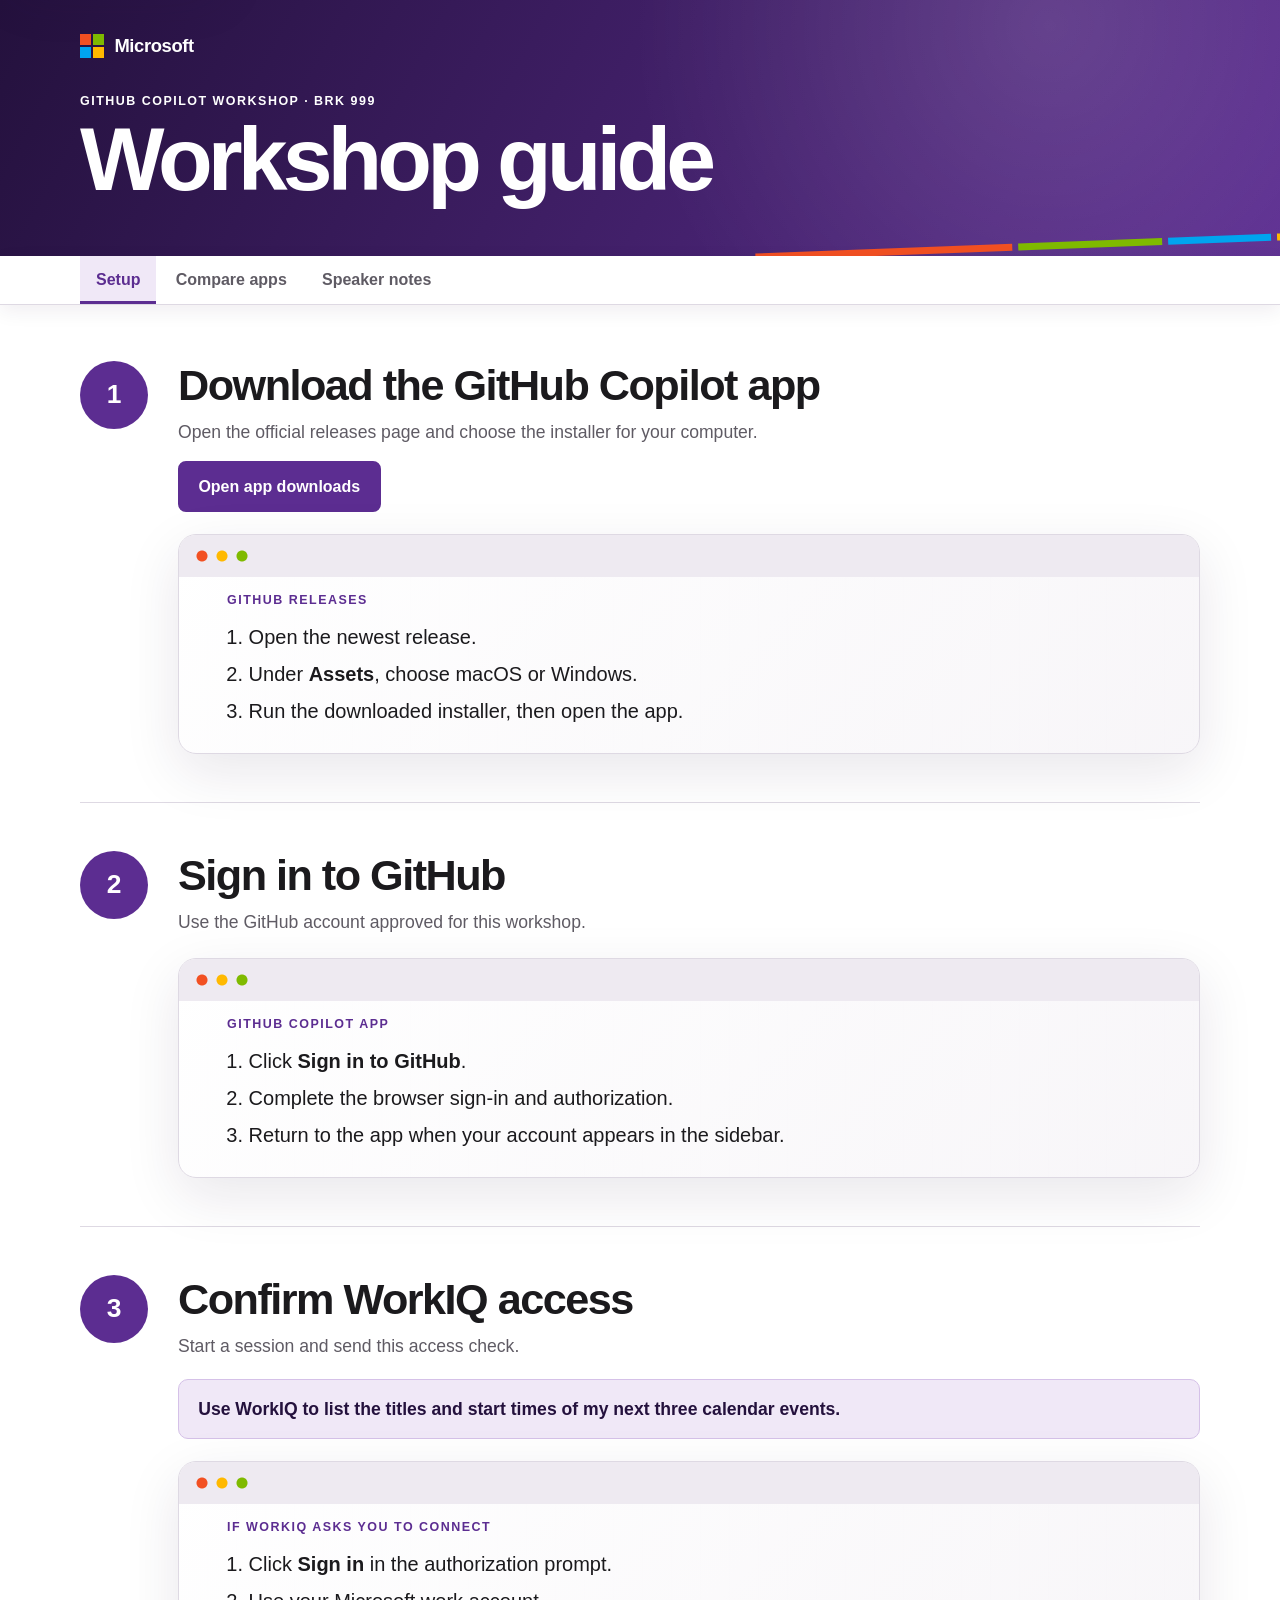
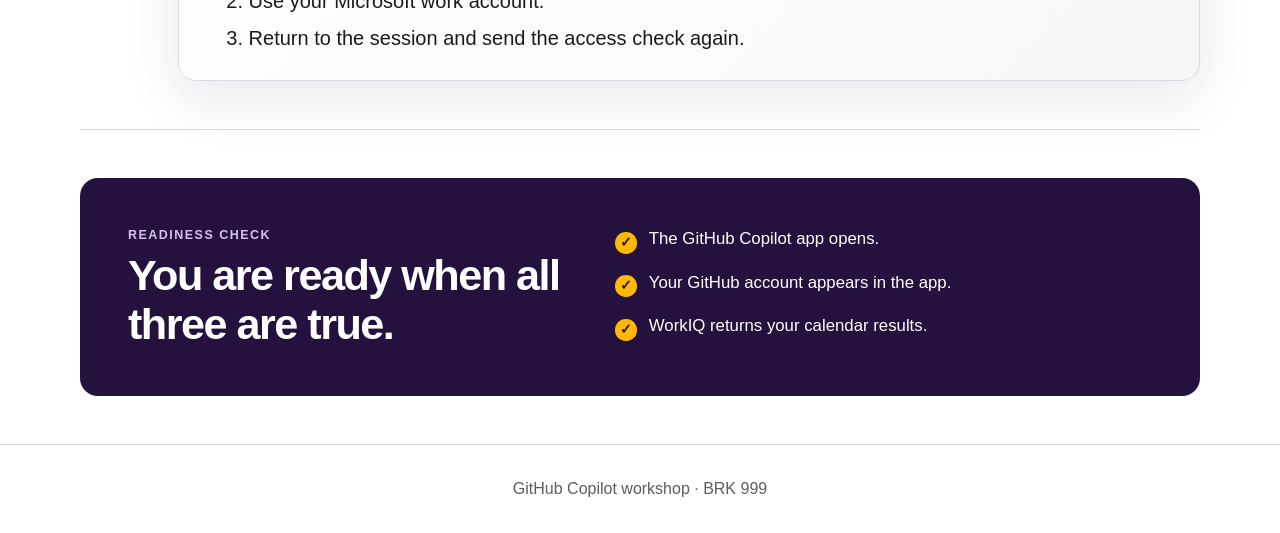
<file: docs/index.html>
<!DOCTYPE html>
<html lang="en">
  <head>
    <meta charset="utf-8">
    <meta name="viewport" content="width=device-width, initial-scale=1">
    <meta name="description" content="Setup guide, speaker notes, and app comparison for the BRK 999 GitHub Copilot workshop.">
    <title>BRK 999 workshop | GitHub Copilot</title>
    <link rel="icon" href="assets/images/favicon.svg" type="image/svg+xml">
    <link rel="stylesheet" href="assets/styles.css">
  </head>
  <body>
    <a class="skip-link" href="#main-content">Skip to workshop content</a>

    <header class="site-header">
      <div class="header-inner">
        <div class="brand-lockup" role="img" aria-label="Microsoft">
          <span class="microsoft-mark" aria-hidden="true">
            <span></span><span></span><span></span><span></span>
          </span>
          <span class="microsoft-wordmark">Microsoft</span>
        </div>
        <p class="workshop-label">GitHub Copilot workshop · BRK 999</p>
        <h1>Workshop guide</h1>
      </div>
      <div class="color-ribbon" aria-hidden="true">
        <span></span><span></span><span></span><span></span>
      </div>
    </header>

    <nav class="tabs-shell" aria-label="Workshop views">
      <div class="workshop-tabs" aria-label="Workshop views">
        <a class="tab" id="tab-setup" href="#setup">Setup</a>
        <a class="tab" id="tab-compare-apps" href="#compare-apps">Compare apps</a>
        <a class="tab" id="tab-speaker-notes" href="#speaker-notes">Speaker notes</a>
      </div>
    </nav>

    <main id="main-content">
      <section class="tab-panel" id="setup">
        <ol class="setup-flow" aria-label="Workshop setup steps">
          <li class="setup-step" id="download">
            <div class="step-number" aria-hidden="true">1</div>
            <div class="step-content">
              <h2>Download the GitHub Copilot app</h2>
              <p>Open the official releases page and choose the installer for your computer.</p>
              <div class="action-row">
                <a class="button" href="https://github.com/features/copilot">Open app downloads</a>
              </div>
              <div class="screen-callout">
                <p class="screen-title">GitHub releases</p>
                <ol class="click-path">
                  <li>Open the newest release.</li>
                  <li>Under <strong>Assets</strong>, choose macOS or Windows.</li>
                  <li>Run the downloaded installer, then open the app.</li>
                </ol>
              </div>
            </div>
          </li>

          <li class="setup-step" id="sign-in">
            <div class="step-number" aria-hidden="true">2</div>
            <div class="step-content">
              <h2>Sign in to GitHub</h2>
              <p>Use the GitHub account approved for this workshop.</p>
              <div class="screen-callout">
                <p class="screen-title">GitHub Copilot app</p>
                <ol class="click-path">
                  <li>Click <strong>Sign in to GitHub</strong>.</li>
                  <li>Complete the browser sign-in and authorization.</li>
                  <li>Return to the app when your account appears in the sidebar.</li>
                </ol>
              </div>
            </div>
          </li>

          <li class="setup-step" id="confirm-workiq">
            <div class="step-number" aria-hidden="true">3</div>
            <div class="step-content">
              <h2>Confirm WorkIQ access</h2>
              <p>Start a session and send this access check.</p>
              <div class="prompt-block">
                <p>Use WorkIQ to list the titles and start times of my next three calendar events.</p>
              </div>
              <div class="screen-callout">
                <p class="screen-title">If WorkIQ asks you to connect</p>
                <ol class="click-path">
                  <li>Click <strong>Sign in</strong> in the authorization prompt.</li>
                  <li>Use your Microsoft work account.</li>
                  <li>Return to the session and send the access check again.</li>
                </ol>
              </div>
            </div>
          </li>
        </ol>

        <section class="readiness" id="ready" aria-labelledby="ready-title">
          <div>
            <p class="section-kicker">Readiness check</p>
            <h2 id="ready-title">You are ready when all three are true.</h2>
          </div>
          <ul class="ready-list">
            <li>The GitHub Copilot app opens.</li>
            <li>Your GitHub account appears in the app.</li>
            <li>WorkIQ returns your calendar results.</li>
          </ul>
        </section>
      </section>

      <section class="tab-panel speaker-notes-panel" id="speaker-notes">
        <div class="panel-heading">
          <p class="section-kicker">Elijah's presenter runbook</p>
          <h2>Build the BRK 999 message and workflow tracker, step by step.</h2>
          <p>Follow this sequence live. Elijah uses the BRK 999 group chat as the facilitator example; participants use their own chat.</p>
        </div>

        <ol class="notes-flow">
          <li class="notes-step" id="notes-scenario">
            <div class="notes-number" aria-hidden="true">1</div>
            <div class="notes-body">
              <p class="timing"><strong>Timing:</strong> 3 minutes</p>
              <h3>Introduce the scenario</h3>
              <h4>Demo actions</h4>
              <p>Explain that BRK 999 work is scattered across Teams messages and files. Use two examples: Elijah needs to update the slide deck, and Ashley has added comments to the script document. The goal is a workflow tracker that shows the item, owner, status, location, and next action.</p>
              <h4>Handoff</h4>
              <p>“Let’s start the prepared tracker now so it can build while we get everyone connected.”</p>
              <h4>Fallback</h4>
              <p>If the live files are unavailable, use the slide deck and commented script examples shown here.</p>
            </div>
          </li>

          <li class="notes-step" id="notes-tracker">
            <div class="notes-number" aria-hidden="true">2</div>
            <div class="notes-body">
              <p class="timing"><strong>Timing:</strong> 3 minutes</p>
              <h3>Start the workflow tracker in the background</h3>
              <h4>Demo actions</h4>
              <p>Elijah opens the prepared BRK 999 Project and starts a focused session. Send the prompt below and leave the session running in the background. Continue speaking instead of waiting for the canvas to finish. Participants watch this facilitator step and will use their own permitted context after setup.</p>
              <h4>Suggested prompt</h4>
              <div class="prompt-inline">
                <p>Create a <strong>user-scoped Copilot canvas extension</strong> named <strong>BRK 999 2.0</strong>.</p>
                <p>Use these columns only: <strong>Work item, Owner, Status, Next action, Last updated</strong>. Do not include location, source, summary, framework, or decisions fields.</p>
                <p><strong>Requirements:</strong></p>
                <ul>
                  <li>Add editable controls for every field.</li>
                  <li>Support statuses: Not started, In progress, Blocked, Done, Needs confirmation.</li>
                  <li>Include <strong>Add work item</strong>, remove-row controls, autosave, and an explicit <strong>Save changes</strong> button.</li>
                  <li>Make Next action an auto-growing multiline textarea that never clips text or creates giant rows.</li>
                  <li>Keep desktop rows compact and provide a responsive card layout for narrow screens.</li>
                  <li>Store all tracker data in one shared user-level JSON file so owners and edits remain consistent across chats, reloads, and new canvas instances.</li>
                  <li>Use atomic file writes and validate malformed input.</li>
                  <li>Seed these owners: Elijah for GitHub Pages, BRK 999 script, and Workshop canvas; Ashley for Workshop artifacts and Teams research.</li>
                  <li>Prevent stale iframe issues by reloading the extension and reopening the active canvas instance after changes.</li>
                  <li>Add focused Bun tests for persistence, migration, server endpoints, registration, responsive sizing, save behavior, and injection protection.</li>
                  <li>Reload the extension and verify live that all owners appear, rows remain compact, Next action text is not clipped, and no console errors occur.</li>
                </ul>
              </div>
              <h4>Handoff</h4>
              <p>“The tracker is building in a focused session while we get everyone set up and explain how the pieces fit together.”</p>
              <h4>Fallback</h4>
              <p>If the live extension build is unavailable, open a prepared BRK 999 2.0 tracker and continue the walkthrough.</p>
            </div>
          </li>

          <li class="notes-step" id="notes-install">
            <div class="notes-number" aria-hidden="true">3</div>
            <div class="notes-body">
              <p class="timing"><strong>Timing:</strong> 7 minutes</p>
              <h3>Install and sign in</h3>
              <h4>Demo actions</h4>
              <p>Use the Setup tab. Download the app, open it, click <strong>Sign in to GitHub</strong>, finish browser authorization, and return to the app.</p>
              <h4>How to explain GitHub</h4>
              <div class="github-explainer">
                <p><strong>Use this analogy:</strong> “GitHub is like OneDrive for a project, plus permanent version history, review, and a shared task trail. It was built around code, but the useful idea is broader: the team can see what changed, why it changed, and what should happen next.”</p>
                <ul>
                  <li><strong>Repository:</strong> the project's shared folder and its history.</li>
                  <li><strong>Commit:</strong> a saved checkpoint that records a set of changes.</li>
                  <li><strong>Pull request:</strong> a proposed change people can review before it becomes official.</li>
                </ul>
              </div>
              <h4>Handoff</h4>
              <p>“Now let’s locate the few app surfaces we will use today.”</p>
              <h4>Fallback</h4>
              <p>If someone cannot install, pair them with a neighbor so they can still complete the workflow.</p>
            </div>
          </li>

          <li class="notes-step" id="notes-orient">
            <div class="notes-number" aria-hidden="true">4</div>
            <div class="notes-body">
              <p class="timing"><strong>Timing:</strong> 5 minutes</p>
              <h3>Orient to the GitHub Copilot app</h3>
              <h4>Demo actions</h4>
              <ul class="orientation-list">
                <li><strong>Projects:</strong> Use a Project for ongoing work that needs context to stay together across sessions. A chat is better for a quick, standalone question or draft using only that conversation's context. BRK 999 belongs in a Project because setup, source context, tracker artifact, automation, and later updates need to stay together.</li>
                <li><strong>Sessions:</strong> Give one focused task to each session, such as gathering Teams context or checking the tracker.</li>
                <li><strong>Customize:</strong> Find the skills and connectors used by the demo, including WorkIQ for permitted Microsoft 365 context.</li>
                <li><strong>Automations:</strong> Save the Teams-to-tracker check so it can run on a schedule or on demand.</li>
                <li><strong>Artifacts and canvases:</strong> View or edit one specific output, such as the BRK 999 tracker.</li>
                <li><strong>Dashboards:</strong> Scan several workstreams, sessions, or statuses in one overview instead of opening each output.</li>
              </ul>
              <div class="orientation-explainer">
                <h4>Repo sessions and Projects</h4>
                <p><strong>A repo is where Copilot performs coding work; a Project is the persistent coordinator for a larger outcome.</strong></p>
                <p><strong>Repo session example:</strong> To prepare for Microsoft Ignite, use a repo session to update one demo app, fix a bug, test it, or create a pull request. The session works in an isolated checkout of that specific repository.</p>
                <p><strong>Project example:</strong> Use a <strong>Microsoft Ignite readiness</strong> Project to maintain the overall plan and coordinate multiple sessions, such as updating the demo app in one repo, presentation materials in another, tracking decisions, and running recurring readiness checks.</p>
                <p>A Project does not contain or replace the repos. It retains the broader context and delegates work to repo-backed sessions, including sessions across multiple repositories.</p>
              </div>
              <div class="orientation-explainer">
                <h4>Plugin, skill, or MCP server?</h4>
                <p><strong>Plugin:</strong> An installable bundle that can package custom agents, skills, hooks, MCP configuration, and app extensions. Use one when you want a ready-made toolkit, such as a testing plugin that includes review guidance and a connection to test results.</p>
                <p><strong>Skill:</strong> A reusable recipe of instructions, scripts, and resources for how Copilot should perform a task. Use one when you want consistent steps, such as your team's release-note process.</p>
                <p><strong>MCP server:</strong> A live connection to an external tool or data source. Use one when Copilot needs current information or needs to take an allowed action, such as accessing permitted Microsoft 365 context through WorkIQ.</p>
              </div>
              <h4>Handoff</h4>
              <p>“Let’s open one durable Project for the tracker.”</p>
              <h4>Fallback</h4>
              <p>If a surface is not available in a participant build, describe its role and continue from a regular session.</p>
              <p class="source-note">Terminology references: <a href="https://docs.github.com/en/copilot/get-started/quickstart-copilot-app">GitHub Copilot app quickstart</a>, <a href="https://docs.github.com/en/copilot/concepts/customizations/plugins">plugins</a>, and <a href="https://docs.github.com/en/copilot/concepts/customizations/agent-skills">agent skills</a>.</p>
            </div>
          </li>

          <li class="notes-step" id="notes-project">
            <div class="notes-number" aria-hidden="true">5</div>
            <div class="notes-body">
              <p class="timing"><strong>Timing:</strong> 3 minutes</p>
              <h3>Add or open the demo Project</h3>
              <h4>Demo actions</h4>
              <p>Help participants add <strong>e-straight/marketing-copilot-demo</strong> and open their BRK 999 Project. Elijah returns to the prepared Project where the tracker session is still running. Explain that a Project keeps the goal, shared context, focused sessions, artifacts, and recurring work together.</p>
              <h4>Suggested prompt</h4>
              <p class="prompt-inline">Use this Project to build and maintain a tracker for work discussed in my Teams chat.</p>
              <h4>Handoff</h4>
              <p>“The Project is the home. Now we will bring in the Microsoft 365 context.”</p>
              <h4>Fallback</h4>
              <p>If Project creation is unavailable, start a session in the workshop repository and continue.</p>
            </div>
          </li>

          <li class="notes-step" id="notes-automate">
            <div class="notes-number" aria-hidden="true">6</div>
            <div class="notes-body">
              <p class="timing"><strong>Timing:</strong> 8 minutes</p>
              <h3>Build the Teams-to-tracker automation live</h3>
              <h4>Demo actions</h4>
              <ol class="demo-action-list">
                <li>Open <strong>Automations</strong>, click <strong>Create automation</strong>, then click <strong>Create manually</strong>.</li>
                <li>Name it <strong>BRK 999 tracker check</strong> and leave <strong>Run in the cloud</strong> off so it uses the local signed-in WorkIQ connection.</li>
                <li>Choose the scheduled trigger and set this scheduled check to run every <strong>10 minutes</strong>.</li>
                <li>Paste the prompt below and select the workshop repository or local folder.</li>
                <li>Open the dropdown next to <strong>Create</strong> and click <strong>Create and run</strong>.</li>
              </ol>
              <h4>Suggested prompt</h4>
              <p class="prompt-inline">Hey can you set up an automation that runs every 10 mins and checks BRK 999 Demo teams thread and then update the BRK999 tracker?</p>
              <h4>Handoff</h4>
              <p>“Let’s test this with one message we already understand.”</p>
              <h4>Fallback</h4>
              <p>If automation creation is unavailable, save and run the same instruction on demand. The workflow still works; only the trigger changes.</p>
            </div>
          </li>

          <li class="notes-step" id="notes-verify">
            <div class="notes-number" aria-hidden="true">7</div>
            <div class="notes-body">
              <p class="timing"><strong>Timing:</strong> 4 minutes</p>
              <h3>Verify the tracker update</h3>
              <h4>Demo actions</h4>
              <ol class="demo-action-list">
                <li>On the <strong>Automations</strong> page, wait for the BRK 999 tracker check run to finish and open its run result.</li>
                <li>Return to the BRK 999 Project and open the <strong>BRK 999 tracker</strong> artifact card.</li>
                <li>Compare the changed row with the linked Teams source. Confirm the owner, status, next action, and timestamp are accurate.</li>
                <li>To test again without waiting 10 minutes, return to Automations and click the <strong>play button</strong> on the automation card.</li>
              </ol>
              <h4>Suggested prompt</h4>
              <p class="prompt-inline">Show me the source evidence for each proposed tracker change before applying it.</p>
              <h4>Handoff</h4>
              <p>“We connected messages, an artifact, review, and a repeatable workflow.”</p>
              <h4>Fallback</h4>
              <p>If no new message is available, use an existing known message and demonstrate the comparison without writing a duplicate update.</p>
            </div>
          </li>

          <li class="notes-step" id="notes-compare">
            <div class="notes-number" aria-hidden="true">8</div>
            <div class="notes-body">
              <p class="timing"><strong>Timing:</strong> 3 minutes</p>
              <h3>Explain which Copilot app fits</h3>
              <h4>Demo actions</h4>
              <p>Open the <strong>Compare apps</strong> tab. Position the choice as best fit, not a hard product boundary.</p>
              <h4>Handoff</h4>
              <p>“Choose the surface that matches where the work lives and how much orchestration it needs.”</p>
              <h4>Fallback</h4>
              <p>For licensing or availability questions, point to current official product pages rather than improvising.</p>
            </div>
          </li>

          <li class="notes-step" id="notes-close">
            <div class="notes-number" aria-hidden="true">9</div>
            <div class="notes-body">
              <p class="timing"><strong>Timing:</strong> 2 minutes</p>
              <h3>Close with participant next steps</h3>
              <h4>Demo actions</h4>
              <p>Ask participants to finish their tracker, test one update, and identify one recurring work signal they could automate safely.</p>
              <h4>Suggested prompt</h4>
              <p class="prompt-inline">Review my tracker for missing sources, unclear status, or next actions that need confirmation. Suggest one narrow, review-first automation I could test next.</p>
              <h4>Handoff</h4>
              <p>Move to Q&amp;A.</p>
              <h4>Fallback</h4>
              <p>If time is short, skip the prompt and restate the three outcomes: visible work, traceable sources, and reviewed automation.</p>
            </div>
          </li>
        </ol>

        <section class="orientation-explainer" id="speaker-final-reference" aria-label="Final speaker reference">
          <div>
            <h4>AI credits</h4>
            <p><strong>Analogy:</strong> Credits work like a phone data plan. Each request uses some credits, and more powerful models generally use more.</p>
            <p><strong>Cost drivers:</strong> Credit usage varies by model and task complexity. Simple requests typically use fewer credits than complex tasks using more powerful models.</p>
            <p><strong>Check usage:</strong> Open <a href="https://msit.powerbi.com/groups/me/apps/8be2db21-d297-485b-a01b-6a03fbf6fbd1/reports/6ddd79d1-b24c-42dc-bf9a-b4877eba032d/personalv2phase1page?ctid=72f988bf-86f1-41af-91ab-2d7cd011db47&amp;experience=power-bi">Personal Usage V2</a> in Power BI under <strong>Apps &gt; AI Usage and Impact</strong>.</p>
          </div>
          <div>
            <h4>Model selection and switching</h4>
            <p><strong>How:</strong> Click the model name below the prompt box. You can switch models at any point during a session.</p>
            <p><strong>Start with Copilot Fusion when it is available.</strong> Fusion routes work and, when useful, orchestrates multiple enabled models so you do not need to choose one for every step.</p>
            <p><strong>Choose the effort level for the task:</strong> Standard for everyday work, High for challenging work and deeper reasoning, and Max for the most demanding tasks.</p>
            <p><strong>If the picker shows Auto instead, use Auto for general work.</strong> Its Efficiency, Balance, and Intelligence tiers prioritize cost, a middle ground, or quality.</p>
            <p><strong>Choose a specific model</strong> when you need its particular behavior or your organization requires it.</p>
            <p><strong>Cost considerations:</strong> Each model is billed at its normal rate. Paid plans currently receive a limited-time 30% discount on model costs with Fusion.</p>
            <p><strong>Rule of thumb:</strong> Start with Fusion Standard. Move to High or Max when needed, then switch back to Standard.</p>
            <p>Availability depends on the Copilot surface, plan, rollout, and organization model policies.</p>
          </div>
          <p class="source-note">Model references: <a href="https://docs.github.com/en/copilot/concepts/models/copilot-fusion">Copilot Fusion</a> and <a href="https://docs.github.com/en/copilot/concepts/models/auto-model-selection">Auto model selection</a>.</p>
        </section>
      </section>

      <section class="tab-panel compare-panel" id="compare-apps">
        <div class="panel-heading">
          <p class="section-kicker">Quick guide</p>
          <h2>Which Copilot experience should I use?</h2>
          <p>Choose based on where the work lives, how you prefer to work, and the outcome you need.</p>
        </div>

        <div class="comparison-grid">
          <article class="comparison-card github-card">
            <h3>Use GitHub Copilot app when...</h3>
            <ul>
              <li>You want to keep a project, source files, sessions, and automation together.</li>
              <li>You want separate sessions or agents to handle different parts of the work.</li>
              <li>You need a custom tracker view or a task that runs again on a schedule.</li>
              <li>You want to install or manage plugins, skills, and MCP connections directly from Customize.</li>
              <li>The work may later involve a repository, issue, pull request, or code change.</li>
            </ul>
            <a class="button" href="https://docs.github.com/en/copilot/get-started/quickstart-copilot-app">GitHub Copilot app quickstart</a>
          </article>

          <article class="comparison-card cli-card">
            <h3>Use GitHub Copilot CLI when...</h3>
            <ul>
              <li>You prefer terminal workflows.</li>
              <li>You want Copilot to inspect or change files and run commands from the current working directory.</li>
              <li>You need a scriptable or keyboard-first workflow.</li>
              <li>You are comfortable reviewing commands, file changes, and permission requests before approving them.</li>
              <li>You want to use supported skills, plugins, and MCP connections from the command line.</li>
            </ul>
            <a class="button" href="https://docs.github.com/en/copilot/get-started/cli-quickstart">GitHub Copilot CLI quickstart</a>
          </article>

          <article class="comparison-card microsoft-card">
            <h3>Use Microsoft Copilot Chat or Cowork when...</h3>
            <ul>
              <li>Your work mostly happens in Microsoft 365, such as Teams, Outlook, Word, or PowerPoint.</li>
              <li>You want quick Chat help or delegated, multi-step knowledge work in Cowork.</li>
              <li>You need to summarize a Teams thread, draft a reply, or turn meeting notes into actions.</li>
              <li>You want to use or create Microsoft Copilot agents; availability varies by account, license, and organization settings.</li>
              <li>Your organization uses Microsoft 365 Copilot or Copilot Studio to publish governed plugins, connectors, actions, skills, or MCP-backed tools.</li>
              <li>You do not need a repository, several work sessions, or a software workflow.</li>
            </ul>
            <a class="button button-secondary" href="https://www.microsoft.com/en-us/copilot/download-copilot-app">Microsoft Copilot app</a>
          </article>

          <article class="comparison-card code-card">
            <h3>Use Microsoft Copilot Code when...</h3>
            <ul>
              <li>You want to describe an app, dashboard, automation, website, or script in plain language and watch it take shape in a live preview.</li>
              <li>Your solution should use permitted Microsoft 365 work context such as documents, email, meetings, or calendar.</li>
              <li>You want to build locally or in a secure cloud project, with optional GitHub repository and pull-request workflows.</li>
              <li>You want to publish a small internal app or share an organization-scoped static app from a cloud project.</li>
              <li>You have access to the Frontier preview; availability, licensing, and features may change.</li>
            </ul>
            <a class="button button-secondary" href="https://learn.microsoft.com/en-us/copilot/code/overview">Microsoft Copilot Code preview</a>
          </article>
        </div>

        <article class="overlap-note">
          <h3>More than one can work when...</h3>
          <ul>
            <li>You want to brainstorm, summarize, research, or draft.</li>
            <li>You need a quick outline, table, or first draft.</li>
            <li>You do not need a long-running repository workflow or a deeply Microsoft-first experience.</li>
            <li>You need Microsoft 365 context but also want the work to continue in a Project; WorkIQ can bring permitted context into GitHub Copilot.</li>
          </ul>
        </article>

        <p class="source-note">The standalone Microsoft Copilot app offers agents, but it does not use the same direct end-user Customize experience as the GitHub Copilot app. Deeper Microsoft extensibility is available through Microsoft 365 Copilot and Copilot Studio, and is commonly published or governed by approved makers or administrators. Copilot Code is a Frontier preview, so capabilities and availability can change. See the current <a href="https://docs.github.com/en/copilot/concepts/customizations/plugins">GitHub Copilot plugins documentation</a>, <a href="https://support.microsoft.com/en-us/microsoft-365-copilot/get-started-with-microsoft-365-copilot-chat">Microsoft 365 Copilot Chat guide</a>, <a href="https://support.microsoft.com/en-us/microsoft-365-copilot/get-started-with-cowork">Microsoft Copilot Cowork guide</a>, <a href="https://support.microsoft.com/en-us/microsoft-365-copilot/get-started-with-agents-in-the-microsoft-365-copilot-app">Microsoft Copilot agents guide</a>, <a href="https://learn.microsoft.com/en-us/copilot/code/overview">Microsoft Copilot Code overview</a>, <a href="https://learn.microsoft.com/en-us/microsoft-agent-365/admin/manage-plugins-skills-mcp-servers">Microsoft 365 plugin, skill, and MCP governance guide</a>, <a href="https://learn.microsoft.com/en-us/microsoft-365/copilot/extensibility/overview-copilot-connector">Microsoft 365 Copilot connectors overview</a>, and <a href="https://learn.microsoft.com/en-us/microsoft-copilot-studio/mcp-add-existing-server-to-agent">Copilot Studio MCP guide</a>.</p>
      </section>
    </main>

    <footer>
      <p>GitHub Copilot workshop · BRK 999</p>
    </footer>
    <script src="assets/tabs.js"></script>
  </body>
</html>
</file>
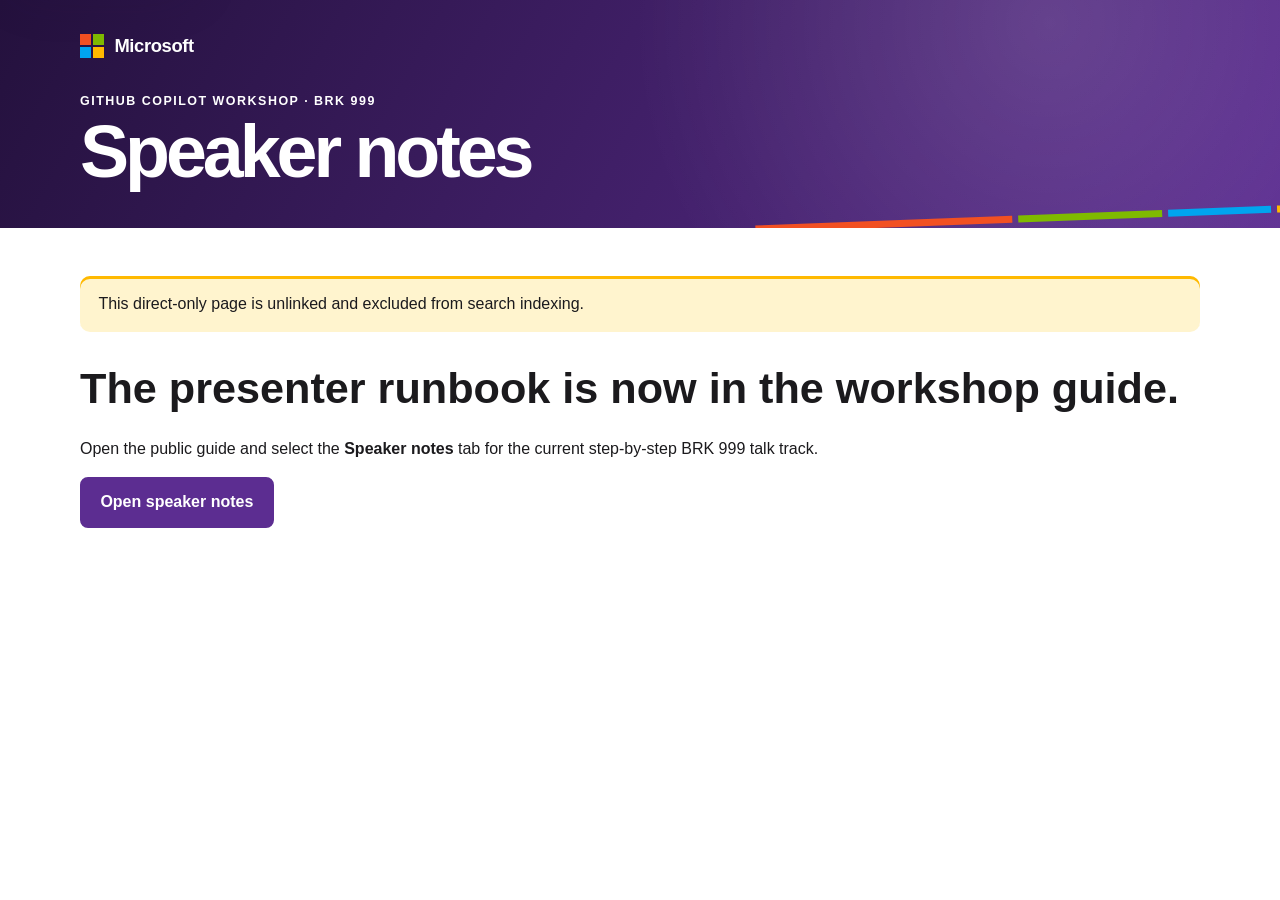
<file: docs/speaker-notes/index.html>
<!DOCTYPE html>
<html lang="en">
  <head>
    <meta charset="utf-8">
    <meta name="viewport" content="width=device-width, initial-scale=1">
    <meta name="robots" content="noindex, nofollow">
    <meta name="description" content="Direct URL for the BRK 999 presenter runbook.">
    <title>Speaker notes | BRK 999</title>
    <link rel="icon" href="../assets/images/favicon.svg" type="image/svg+xml">
    <link rel="stylesheet" href="../assets/styles.css">
  </head>
  <body class="speaker-page">
    <a class="skip-link" href="#speaker-content">Skip to speaker notes</a>
    <header class="site-header compact-header">
      <div class="header-inner">
        <div class="brand-lockup" role="img" aria-label="Microsoft">
          <span class="microsoft-mark" aria-hidden="true">
            <span></span><span></span><span></span><span></span>
          </span>
          <span class="microsoft-wordmark">Microsoft</span>
        </div>
        <p class="workshop-label">GitHub Copilot workshop · BRK 999</p>
        <h1>Speaker notes</h1>
      </div>
      <div class="color-ribbon" aria-hidden="true">
        <span></span><span></span><span></span><span></span>
      </div>
    </header>
    <main id="speaker-content" class="direct-notes">
      <aside class="notice">This direct-only page is unlinked and excluded from search indexing.</aside>
      <h2>The presenter runbook is now in the workshop guide.</h2>
      <p>Open the public guide and select the <strong>Speaker notes</strong> tab for the current step-by-step BRK 999 talk track.</p>
      <p><a class="button" href="../#speaker-notes">Open speaker notes</a></p>
    </main>
  </body>
</html>
</file>
<file: docs/assets/styles.css>
:root {
  color-scheme: light;
  --purple-950: #24113d;
  --purple-800: #432063;
  --purple-700: #5c2d91;
  --purple-100: #f0e8f7;
  --ink: #1b1a1d;
  --muted: #5f5b64;
  --line: #ded9e3;
  --surface: #ffffff;
  --surface-subtle: #f7f5f8;
  --blue: #0067b8;
  --focus: #ffb900;
  --focus-ring: #24113d;
  --radius: 18px;
  --shadow: 0 18px 55px rgb(36 17 61 / 10%);
  font-family: "Segoe UI", "Helvetica Neue", Arial, sans-serif;
}

* {
  box-sizing: border-box;
}

html {
  scroll-behavior: smooth;
}

body {
  margin: 0;
  color: var(--ink);
  background: var(--surface);
  font-size: 1rem;
  line-height: 1.5;
}

a {
  color: var(--blue);
}

a:hover {
  text-decoration-thickness: 2px;
}

:focus-visible {
  outline: 3px solid #fff;
  outline-offset: 2px;
  box-shadow: 0 0 0 6px var(--focus-ring);
}

.skip-link {
  position: fixed;
  z-index: 20;
  top: 0.75rem;
  left: 0.75rem;
  padding: 0.65rem 0.9rem;
  color: var(--ink);
  background: var(--surface);
  border-radius: 6px;
  box-shadow: var(--shadow);
  transform: translateY(-180%);
}

.skip-link:focus {
  transform: translateY(0);
}

.site-header {
  position: relative;
  overflow: hidden;
  color: #fff;
  background:
    radial-gradient(circle at 82% 10%, rgb(255 255 255 / 13%), transparent 26rem),
    linear-gradient(118deg, var(--purple-950), var(--purple-700));
}

.header-inner {
  width: min(1120px, calc(100% - 2rem));
  margin: 0 auto;
  padding: 1.75rem 0 3.25rem;
}

.brand-lockup {
  display: inline-flex;
  align-items: center;
  gap: 0.65rem;
  min-height: 28px;
}

.microsoft-mark {
  display: grid;
  grid-template-columns: repeat(2, 11px);
  grid-template-rows: repeat(2, 11px);
  gap: 2px;
}

.microsoft-mark span:nth-child(1),
.color-ribbon span:nth-child(1) {
  background: #f25022;
}

.microsoft-mark span:nth-child(2),
.color-ribbon span:nth-child(2) {
  background: #7fba00;
}

.microsoft-mark span:nth-child(3),
.color-ribbon span:nth-child(3) {
  background: #00a4ef;
}

.microsoft-mark span:nth-child(4),
.color-ribbon span:nth-child(4) {
  background: #ffb900;
}

.microsoft-wordmark {
  font-size: 1.15rem;
  font-weight: 600;
  letter-spacing: -0.02em;
}

.workshop-label,
.section-kicker {
  margin: 2rem 0 0.35rem;
  font-size: 0.78rem;
  font-weight: 700;
  letter-spacing: 0.12em;
  text-transform: uppercase;
}

.site-header h1 {
  max-width: 760px;
  margin: 0;
  font-size: clamp(2.6rem, 8vw, 5.6rem);
  line-height: 0.98;
  letter-spacing: -0.055em;
}

.compact-header .header-inner {
  padding-bottom: 2.5rem;
}

.compact-header h1 {
  font-size: clamp(2.35rem, 6vw, 4.6rem);
}

.color-ribbon {
  position: absolute;
  right: -5vw;
  bottom: 1.15rem;
  display: grid;
  width: min(46vw, 600px);
  height: 7px;
  grid-template-columns: 2.5fr 1.4fr 1fr 0.65fr;
  gap: 6px;
  transform: rotate(-2.2deg);
  transform-origin: right center;
}

.tabs-shell {
  position: sticky;
  z-index: 10;
  top: 0;
  padding: 0 1rem;
  background: rgb(255 255 255 / 96%);
  border-bottom: 1px solid var(--line);
  box-shadow: 0 6px 20px rgb(36 17 61 / 7%);
  backdrop-filter: blur(12px);
}

.workshop-tabs {
  display: flex;
  width: min(1120px, 100%);
  gap: 0.2rem;
  margin: 0 auto;
  overflow-x: auto;
}

.tab {
  display: inline-flex;
  min-height: 48px;
  flex: 0 0 auto;
  align-items: center;
  padding: 0.7rem 1rem 0.55rem;
  color: var(--muted);
  border-bottom: 3px solid transparent;
  font-weight: 750;
  text-decoration: none;
  white-space: nowrap;
}

.tab:hover,
.tab[aria-selected="true"] {
  color: var(--purple-700);
  background: var(--purple-100);
  border-bottom-color: var(--purple-700);
}

main {
  width: min(1120px, calc(100% - 2rem));
  margin: 0 auto;
}

.tab-panel {
  display: none;
  scroll-margin-top: 4.5rem;
}

#setup,
.tab-panel:target,
.tab-panel:has(:target) {
  display: block;
}

body:has(.tab-panel:not(#setup):target) #setup,
body:has(.tab-panel:not(#setup) :target) #setup {
  display: none;
}

.tabs-enhanced #setup[hidden],
.tabs-enhanced .tab-panel[hidden] {
  display: none;
}

.tabs-enhanced .tab-panel:not([hidden]) {
  display: block;
}

.setup-flow {
  margin: 0;
  padding: 0.5rem 0 0;
  list-style: none;
}

.setup-step {
  display: grid;
  grid-template-columns: 78px minmax(0, 1fr);
  gap: 1.25rem;
  padding: 3rem 0;
  border-bottom: 1px solid var(--line);
  scroll-margin-top: 4.5rem;
}

.step-number {
  display: grid;
  width: 68px;
  height: 68px;
  place-items: center;
  color: #fff;
  background: var(--purple-700);
  border-radius: 50%;
  font-size: 1.65rem;
  font-weight: 700;
}

.step-content {
  min-width: 0;
}

.step-content > h2,
.readiness h2,
.panel-heading h2 {
  margin: 0;
  font-size: clamp(1.8rem, 4vw, 2.7rem);
  line-height: 1.12;
  letter-spacing: -0.035em;
}

.step-content > p {
  max-width: 710px;
  margin: 0.6rem 0 0;
  color: var(--muted);
  font-size: 1.1rem;
}

.action-row {
  margin: 1rem 0 0;
}

.button {
  display: inline-flex;
  min-height: 48px;
  align-items: center;
  justify-content: center;
  padding: 0.7rem 1.15rem;
  color: #fff;
  background: var(--purple-700);
  border: 2px solid var(--purple-700);
  border-radius: 8px;
  font-weight: 700;
  text-decoration: none;
}

.button:hover {
  color: var(--purple-950);
  background: var(--purple-100);
}

.button-secondary {
  color: var(--purple-950);
  background: #fff;
}

.screen-callout {
  position: relative;
  min-height: 220px;
  margin-top: 1.4rem;
  padding: 3.5rem clamp(1.25rem, 4vw, 3rem) 1.5rem;
  overflow: hidden;
  background:
    linear-gradient(135deg, rgb(255 255 255 / 96%), rgb(247 245 248 / 92%)),
    repeating-linear-gradient(90deg, transparent 0 28px, rgb(92 45 145 / 5%) 28px 29px);
  border: 1px solid var(--line);
  border-radius: var(--radius);
  box-shadow: var(--shadow);
}

.screen-callout::before {
  position: absolute;
  top: 0;
  right: 0;
  left: 0;
  height: 42px;
  background:
    radial-gradient(circle at 23px 21px, #f25022 0 5px, transparent 6px),
    radial-gradient(circle at 43px 21px, #ffb900 0 5px, transparent 6px),
    radial-gradient(circle at 63px 21px, #7fba00 0 5px, transparent 6px),
    #eeeaf1;
  content: "";
}

.screen-title {
  margin: 0 0 0.75rem;
  color: var(--purple-700);
  font-size: 0.78rem;
  font-weight: 800;
  letter-spacing: 0.12em;
  text-transform: uppercase;
}

.click-path {
  display: grid;
  max-width: 760px;
  gap: 0.45rem;
  margin: 0;
  padding-left: 1.35rem;
  font-size: clamp(1.05rem, 2vw, 1.25rem);
}

.prompt-block,
.prompt-inline {
  color: var(--purple-950);
  background: var(--purple-100);
  border: 1px solid #d5c1e8;
  border-radius: 10px;
}

.prompt-block {
  margin-top: 1.2rem;
  padding: 1rem 1.2rem;
  font-size: 1.1rem;
  font-weight: 650;
}

.prompt-block p {
  margin: 0;
}

.prompt-inline {
  padding: 0.8rem 1rem;
}

.github-explainer {
  margin-top: 0.3rem;
  padding: 1rem;
  background: var(--surface-subtle);
  border: 1px solid var(--line);
  border-radius: 10px;
}

.github-explainer p {
  margin: 0;
}

.github-explainer ul {
  display: grid;
  gap: 0.35rem;
  margin: 0.75rem 0 0;
  padding-left: 1.25rem;
}

.readiness {
  display: grid;
  grid-template-columns: minmax(0, 0.9fr) minmax(320px, 1.1fr);
  gap: clamp(1.5rem, 4vw, 3rem);
  margin: 3rem 0;
  padding: clamp(1.75rem, 4vw, 3rem);
  color: #fff;
  background: var(--purple-950);
  border-radius: var(--radius);
}

.readiness .section-kicker {
  margin: 0 0 0.4rem;
  color: #d8c2ec;
}

.ready-list {
  display: grid;
  gap: 0.55rem;
  margin: 0;
  padding: 0;
  list-style: none;
}

.ready-list li {
  position: relative;
  padding-left: 2.1rem;
  font-size: 1.05rem;
}

.ready-list li::before {
  position: absolute;
  top: 0.35rem;
  left: 0;
  display: grid;
  width: 1.35rem;
  height: 1.35rem;
  place-items: center;
  color: var(--purple-950);
  background: var(--focus);
  border-radius: 50%;
  content: "✓";
  font-size: 0.85rem;
  font-weight: 900;
}

.speaker-notes-panel,
.compare-panel {
  padding: clamp(2rem, 5vw, 3.5rem) 0;
}

.panel-heading {
  max-width: 820px;
  margin-bottom: 1.5rem;
}

.panel-heading .section-kicker {
  margin: 0 0 0.4rem;
  color: var(--purple-700);
}

.panel-heading > p:last-child {
  margin: 0.75rem 0 0;
  color: var(--muted);
  font-size: 1.08rem;
}

.notes-flow {
  margin: 0;
  padding: 0;
  list-style: none;
}

.notes-step {
  display: grid;
  grid-template-columns: 58px minmax(0, 1fr);
  gap: 1rem;
  padding: 1.75rem 0;
  border-top: 1px solid var(--line);
  scroll-margin-top: 4.5rem;
}

.notes-number {
  display: grid;
  width: 46px;
  height: 46px;
  place-items: center;
  color: #fff;
  background: var(--purple-700);
  border-radius: 50%;
  font-weight: 800;
}

.notes-body {
  max-width: 820px;
}

.timing {
  margin: 0;
  color: var(--purple-700);
}

.notes-body h3 {
  margin: 0.2rem 0 0.9rem;
  font-size: clamp(1.45rem, 3vw, 2rem);
  line-height: 1.15;
  letter-spacing: -0.025em;
}

.notes-body h4 {
  margin: 0.9rem 0 0.2rem;
  color: var(--purple-700);
  font-size: 0.76rem;
  letter-spacing: 0.09em;
  text-transform: uppercase;
}

.notes-body p {
  margin: 0.2rem 0 0;
}

.demo-action-list,
.orientation-list {
  display: grid;
  gap: 0.35rem;
  margin: 0.3rem 0 0;
  padding-left: 1.25rem;
}

.orientation-explainer {
  display: grid;
  gap: 0.55rem;
  margin-top: 1rem;
  padding: 1rem;
  background: var(--surface-subtle);
  border: 1px solid var(--line);
  border-radius: 10px;
}

.orientation-explainer h4,
.orientation-explainer p {
  margin: 0;
}

.source-note {
  color: var(--muted);
  font-size: 0.9rem;
}

.comparison-grid {
  display: grid;
  grid-template-columns: repeat(2, minmax(0, 1fr));
  gap: 1rem;
}

.comparison-card {
  display: flex;
  flex-direction: column;
  padding: clamp(1.3rem, 3vw, 2rem);
  border-radius: var(--radius);
}

.github-card {
  color: #fff;
  background: var(--purple-950);
}

.microsoft-card {
  background: var(--purple-100);
  border: 1px solid #d5c1e8;
}

.cli-card {
  background: var(--surface-subtle);
  border: 1px solid var(--line);
}

.code-card {
  background: #fff;
  border: 1px solid #d5c1e8;
  box-shadow: inset 0 4px 0 var(--focus);
}

.comparison-label {
  margin: 0 0 0.4rem;
  font-size: 0.76rem;
  font-weight: 800;
  letter-spacing: 0.1em;
  text-transform: uppercase;
}

.github-card .comparison-label {
  color: #d8c2ec;
}

.microsoft-card .comparison-label {
  color: var(--purple-700);
}

.comparison-card h3,
.overlap-note h3 {
  margin: 0;
  font-size: 1.45rem;
  line-height: 1.2;
}

.comparison-card ul {
  display: grid;
  gap: 0.5rem;
  margin: 1rem 0 1.2rem;
  padding-left: 1.25rem;
}

.comparison-card .button {
  align-self: flex-start;
  margin-top: auto;
}

.overlap-note,
.notice {
  margin-top: 1rem;
  padding: 1rem 1.15rem;
  background: #fff4ce;
  border-radius: 10px;
  box-shadow: inset 0 3px 0 var(--focus);
}

.overlap-note ul {
  display: grid;
  gap: 0.35rem;
  margin: 0.65rem 0 0;
  padding-left: 1.25rem;
}

.direct-notes {
  padding: 2rem 0 4rem;
}

.direct-notes h2 {
  margin: 1.5rem 0 0;
  font-size: clamp(1.8rem, 4vw, 2.7rem);
}

footer {
  padding: 1rem;
  color: var(--muted);
  border-top: 1px solid var(--line);
  text-align: center;
}

@media (max-width: 760px) {
  .header-inner {
    padding-bottom: 2.75rem;
  }

  .color-ribbon {
    width: 70vw;
  }

  .tabs-shell {
    padding: 0 0.5rem;
  }

  .setup-step {
    grid-template-columns: 1fr;
    gap: 0.85rem;
    padding: 2.25rem 0;
  }

  .step-number {
    width: 52px;
    height: 52px;
    font-size: 1.25rem;
  }

  .screen-callout {
    min-height: 0;
    padding-top: 3.25rem;
  }

  .readiness,
  .comparison-grid {
    grid-template-columns: 1fr;
  }

  .notes-step {
    grid-template-columns: 44px minmax(0, 1fr);
  }

  .notes-number {
    width: 40px;
    height: 40px;
  }
}

@media (prefers-reduced-motion: reduce) {
  html {
    scroll-behavior: auto;
  }
}

@media print {
  .site-header {
    color: #000;
    background: #fff;
    border-bottom: 2px solid #000;
  }

  .tabs-shell,
  .skip-link,
  .color-ribbon {
    display: none;
  }

  .tabs-enhanced .tab-panel[hidden] {
    display: block;
  }

  .tab-panel {
    display: block;
  }

  .notes-step,
  .setup-step {
    break-inside: avoid;
  }
}
</file>
